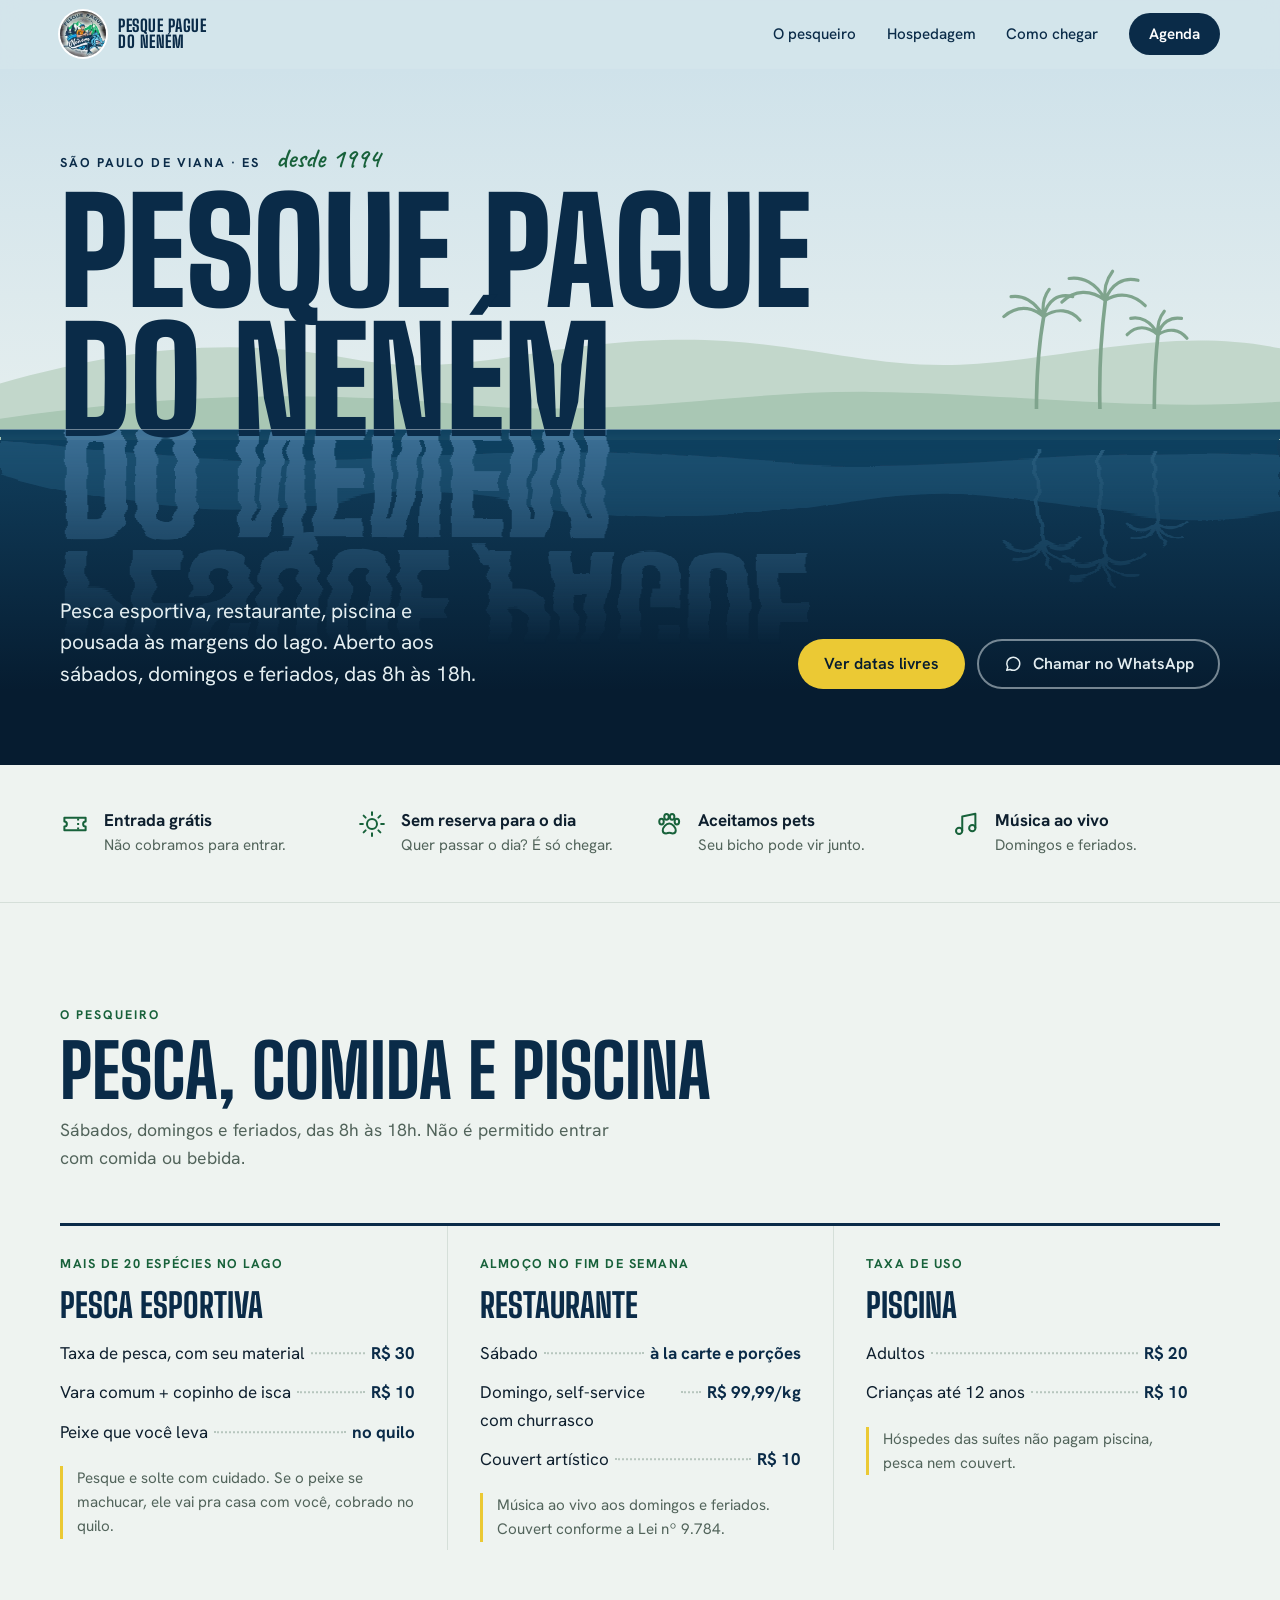
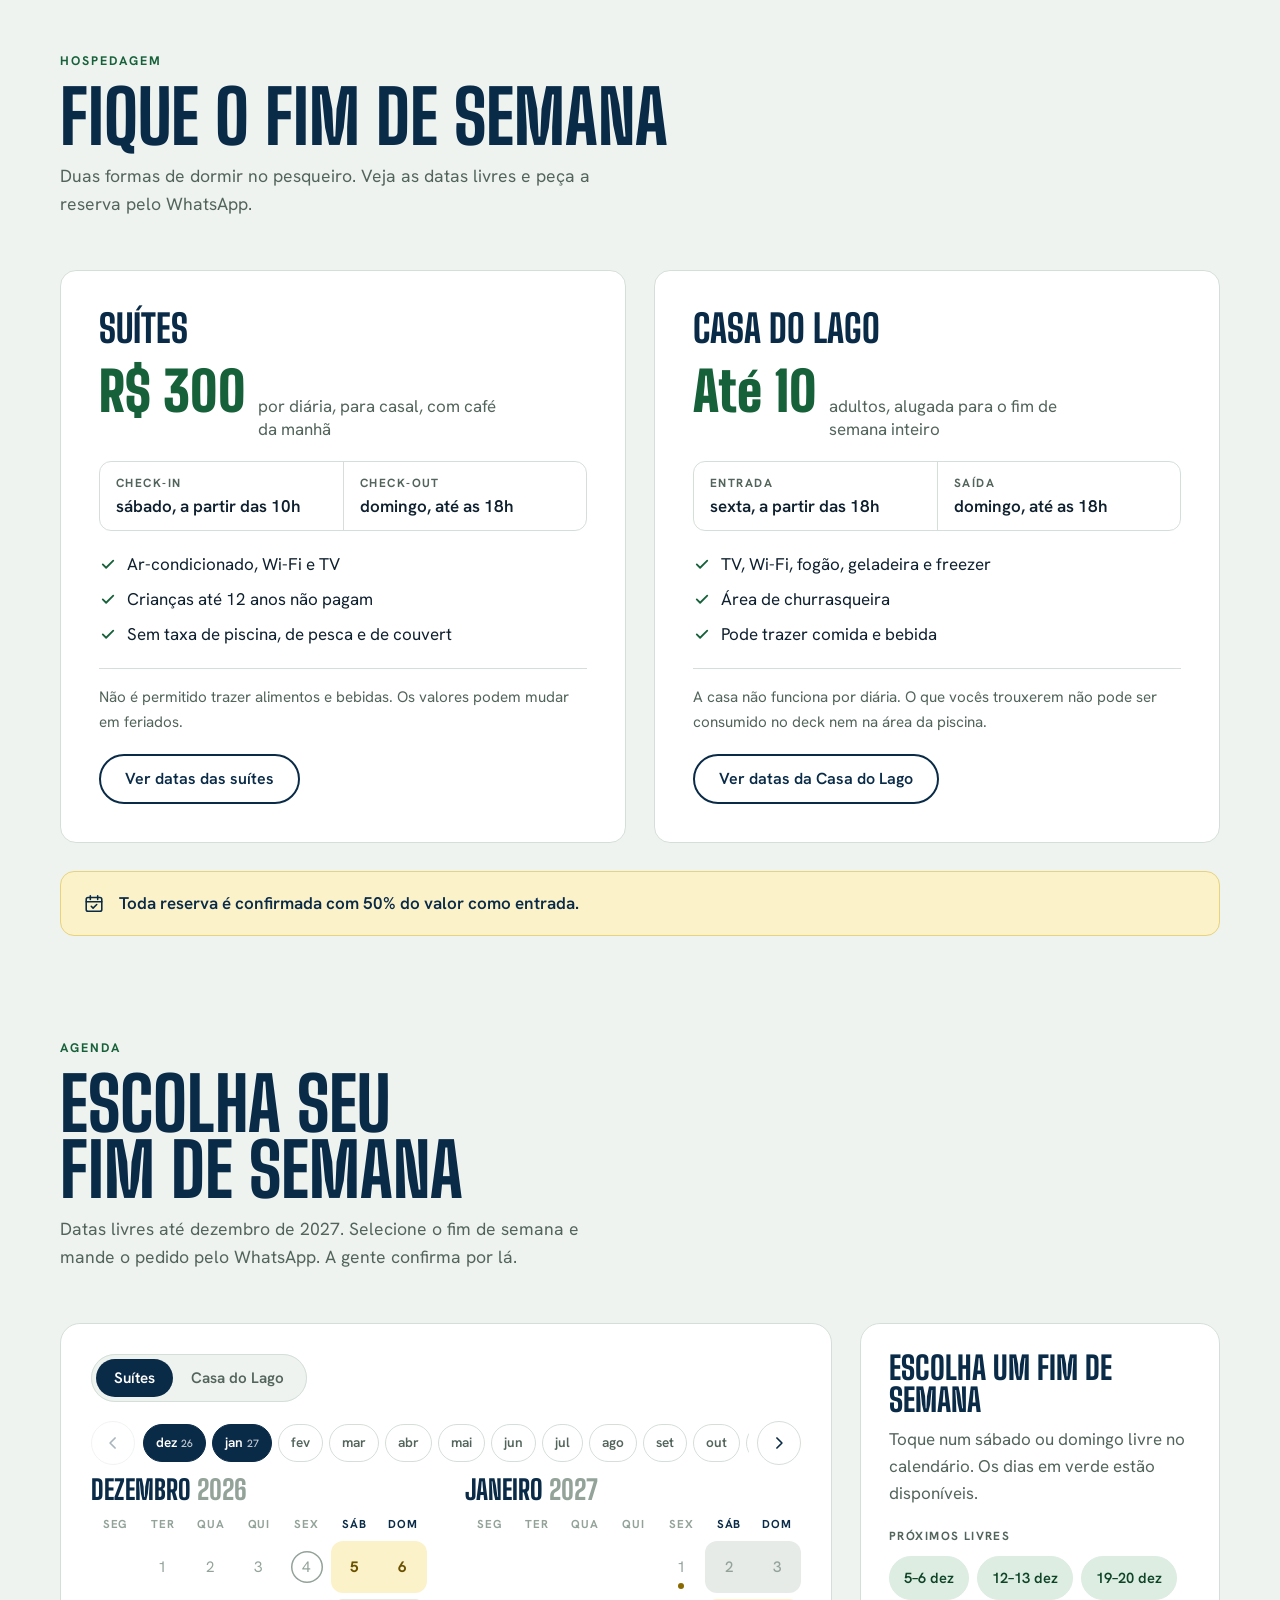
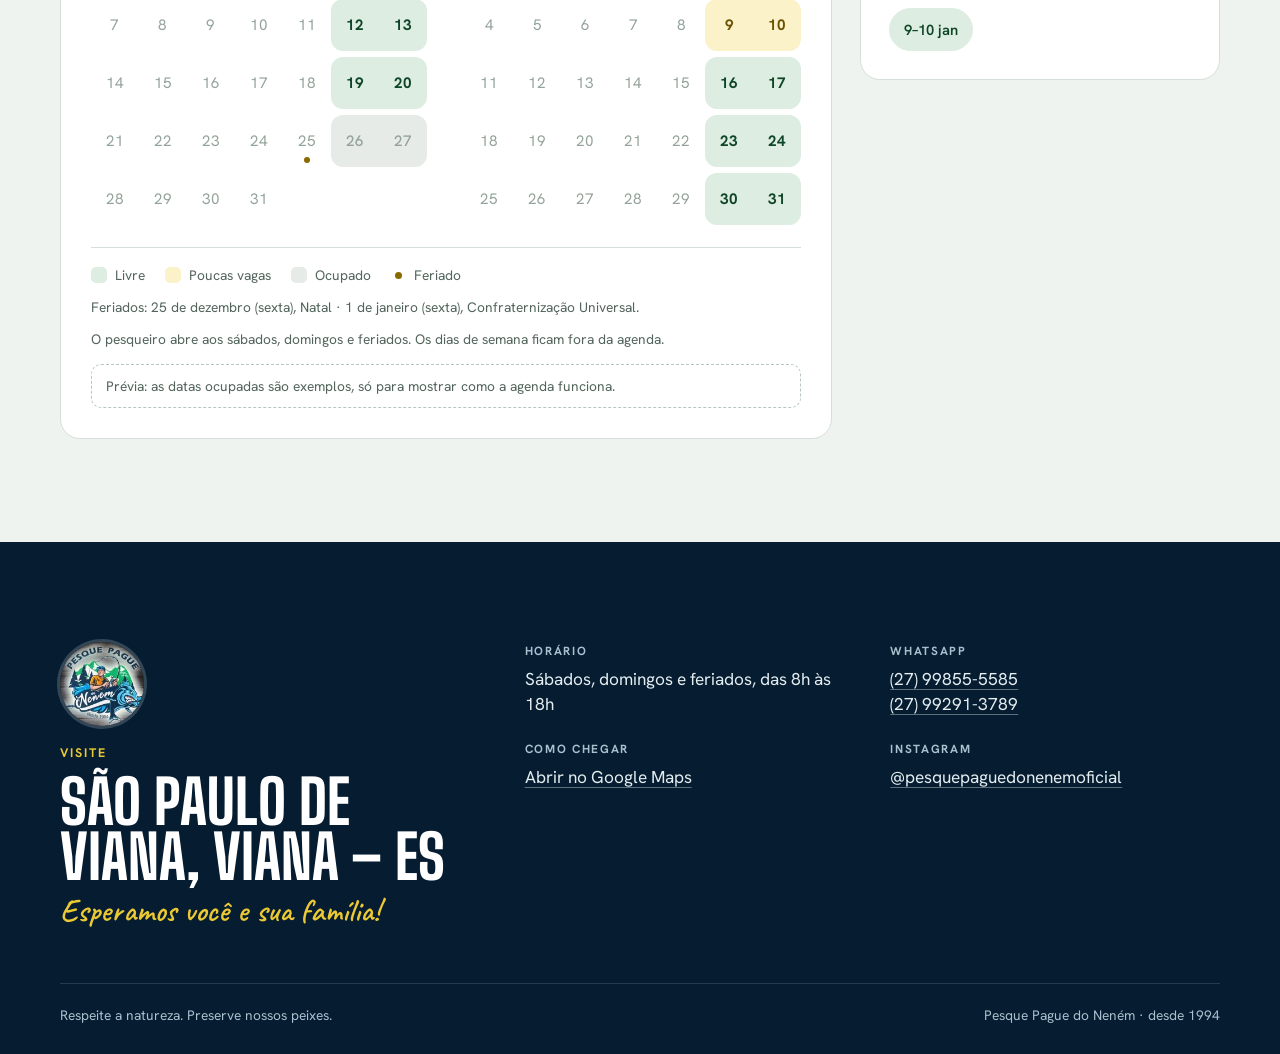
<file: index.html>
<!doctype html>
<html lang="pt-BR">
<head>
  <meta charset="utf-8">
  <meta name="viewport" content="width=device-width, initial-scale=1, viewport-fit=cover">
  <title>Pesque Pague do Neném</title>
  <meta name="claude:viewport-fit-sides" content="cover">
  <meta name="description" content="Pesca esportiva, restaurante, piscina e hospedagem em São Paulo de Viana, Viana – ES. Aberto aos sábados, domingos e feriados, das 8h às 18h. Desde 1994.">
  <meta name="theme-color" content="#CFE2EA">
  <meta property="og:title" content="Pesque Pague do Neném">
  <meta property="og:description" content="Pesca, restaurante, piscina e pousada em Viana – ES. Veja as datas livres e reserve pelo WhatsApp.">
  <meta property="og:image" content="assets/img/logo.png">
  <link rel="icon" href="assets/img/logo.png">
  <link rel="preconnect" href="https://fonts.googleapis.com">
  <link rel="preconnect" href="https://fonts.gstatic.com" crossorigin>
  <link rel="stylesheet" href="https://fonts.googleapis.com/css2?family=Big+Shoulders+Display:wght@800;900&family=Caveat:wght@600&family=Hanken+Grotesk:wght@400;500;600;700&display=swap">
  <link rel="stylesheet" href="assets/css/estilo.css">
</head>
<body>

<svg class="defs" width="0" height="0" aria-hidden="true" focusable="false">
  <filter id="ondas" x="-5%" y="0" width="110%" height="100%">
    <feTurbulence type="fractalNoise" baseFrequency="0.004 0.08" numOctaves="1" seed="4" result="ruido">
      <animate attributeName="baseFrequency" dur="16s" values="0.004 0.08;0.006 0.11;0.004 0.08" repeatCount="indefinite"></animate>
    </feTurbulence>
    <feDisplacementMap in="SourceGraphic" in2="ruido" scale="14" xChannelSelector="R" yChannelSelector="G"></feDisplacementMap>
  </filter>
</svg>

<header class="topo" id="topo">
  <div class="miolo topo__miolo">
    <a class="marca" href="#inicio" aria-label="Pesque Pague do Neném, início">
      <img src="assets/img/logo.png" alt="" width="46" height="46">
      <span>Pesque Pague<br>do Neném</span>
    </a>
    <nav class="menu" aria-label="Principal">
      <a class="menu__link" href="#pesqueiro">O pesqueiro</a>
      <a class="menu__link" href="#hospedagem">Hospedagem</a>
      <a class="menu__link" href="#visite">Como chegar</a>
      <a class="botao botao--lago botao--pequeno" href="#agenda">Agenda</a>
    </nav>
  </div>
</header>

<main id="inicio">

  <section class="hero" aria-labelledby="titulo">
    <div class="ceu" id="ceu">
      <div class="miolo ceu__miolo">
        <p class="hero__lugar">São Paulo de Viana · ES <span class="mao">desde 1994</span></p>
        <h1 class="titulo" id="titulo"><span>Pesque Pague</span> <span>do Neném</span></h1>
      </div>
      <svg class="morros" viewBox="0 0 1440 200" preserveAspectRatio="none" aria-hidden="true" focusable="false">
        <path class="morro-fundo" d="M0 120 C140 70 260 52 400 86 C520 114 610 60 760 58 C900 56 980 104 1100 92 C1220 80 1320 40 1440 70 L1440 200 L0 200 Z"></path>
        <path class="morro-frente" d="M0 170 C180 138 330 128 520 150 C700 170 820 130 980 132 C1140 134 1280 160 1440 146 L1440 200 L0 200 Z"></path>
      </svg>
      <svg class="palmeiras" viewBox="0 0 240 160" aria-hidden="true" focusable="false">
        <g fill="none" stroke="currentColor" stroke-linecap="round">
          <path stroke-width="4" d="M70 160 C70 128 72 92 78 58"></path>
          <path stroke-width="3.5" d="M78 58 C64 46 48 46 34 58 M78 58 C68 40 54 34 42 36 M78 58 C82 40 94 32 110 36 M78 58 C92 48 108 50 118 62 M78 58 C76 46 78 36 84 28"></path>
          <path stroke-width="4" d="M140 160 C139 120 141 80 146 40"></path>
          <path stroke-width="3.5" d="M146 40 C130 28 112 28 98 42 M146 40 C136 20 120 14 106 16 M146 40 C152 22 166 14 182 18 M146 40 C162 30 178 34 190 46 M146 40 C144 28 148 16 154 8"></path>
          <path stroke-width="4" d="M200 160 C200 134 201 106 204 78"></path>
          <path stroke-width="3.5" d="M204 78 C192 68 180 68 170 78 M204 78 C196 62 184 58 174 60 M204 78 C208 64 218 58 230 60 M204 78 C216 70 228 72 236 82 M204 78 C203 68 206 58 211 52"></path>
        </g>
      </svg>
    </div>

    <div class="agua">
      <div class="reflexo" id="reflexo" aria-hidden="true"></div>
      <div class="miolo agua__miolo">
        <p class="hero__texto">Pesca esportiva, restaurante, piscina e pousada às margens do lago. Aberto aos sábados, domingos e feriados, das 8h às 18h.</p>
        <div class="hero__acoes">
          <a class="botao botao--boia" href="#agenda">Ver datas livres</a>
          <a class="botao botao--claro" href="https://wa.me/5527998555585?text=Ol%C3%A1!%20Vim%20pelo%20site%20do%20Pesque%20Pague%20do%20Nen%C3%A9m." target="_blank" rel="noopener">
            <svg viewBox="0 0 24 24" width="20" height="20" aria-hidden="true" focusable="false"><path fill="none" stroke="currentColor" stroke-width="1.8" stroke-linejoin="round" d="M4.5 19.5l1.2-3.6A7.8 7.8 0 1 1 8.6 18.6z"></path></svg>
            Chamar no WhatsApp
          </a>
        </div>
      </div>
    </div>
  </section>

  <section class="fatos" aria-label="Para passar o dia">
    <div class="miolo">
      <ul class="fatos__lista">
        <li class="fato">
          <svg viewBox="0 0 24 24" aria-hidden="true" focusable="false"><g fill="none" stroke="currentColor" stroke-width="1.6" stroke-linejoin="round"><path d="M3.5 7h17v3a2 2 0 0 0 0 4v3h-17v-3a2 2 0 0 0 0-4z"></path><path d="M14.5 7.5v9" stroke-dasharray="1.6 2"></path></g></svg>
          <p><strong>Entrada grátis</strong><span>Não cobramos para entrar.</span></p>
        </li>
        <li class="fato">
          <svg viewBox="0 0 24 24" aria-hidden="true" focusable="false"><g fill="none" stroke="currentColor" stroke-width="1.6" stroke-linecap="round"><circle cx="12" cy="12" r="4"></circle><path d="M12 2.5v2.2M12 19.3v2.2M2.5 12h2.2M19.3 12h2.2M5.3 5.3l1.6 1.6M17.1 17.1l1.6 1.6M5.3 18.7l1.6-1.6M17.1 6.9l1.6-1.6"></path></g></svg>
          <p><strong>Sem reserva para o dia</strong><span>Quer passar o dia? É só chegar.</span></p>
        </li>
        <li class="fato">
          <svg viewBox="0 0 24 24" aria-hidden="true" focusable="false"><g fill="none" stroke="currentColor" stroke-width="1.6"><ellipse cx="6" cy="10" rx="1.8" ry="2.3"></ellipse><ellipse cx="10" cy="6.2" rx="1.8" ry="2.3"></ellipse><ellipse cx="14.5" cy="6.2" rx="1.8" ry="2.3"></ellipse><ellipse cx="18.3" cy="10" rx="1.8" ry="2.3"></ellipse><path stroke-linejoin="round" d="M12.2 11.5c-2.6 0-5.2 3.4-5.2 5.6 0 1.6 1.3 2.4 2.7 2.4 1 0 1.6-.5 2.5-.5s1.5.5 2.5.5c1.4 0 2.7-.8 2.7-2.4 0-2.2-2.6-5.6-5.2-5.6z"></path></g></svg>
          <p><strong>Aceitamos pets</strong><span>Seu bicho pode vir junto.</span></p>
        </li>
        <li class="fato">
          <svg viewBox="0 0 24 24" aria-hidden="true" focusable="false"><g fill="none" stroke="currentColor" stroke-width="1.6" stroke-linejoin="round"><path d="M9 17.5V6l10.5-2.2v11.5"></path><circle cx="6.5" cy="17.5" r="2.5"></circle><circle cx="17" cy="15.3" r="2.5"></circle></g></svg>
          <p><strong>Música ao vivo</strong><span>Domingos e feriados.</span></p>
        </li>
      </ul>
    </div>
  </section>

  <section class="secao" id="pesqueiro" aria-labelledby="t-pesqueiro">
    <div class="miolo">
      <div class="secao__cabeca">
        <p class="olho">O pesqueiro</p>
        <h2 class="secao__titulo" id="t-pesqueiro">Pesca, comida e piscina</h2>
        <p class="secao__lead">Sábados, domingos e feriados, das 8h às 18h. Não é permitido entrar com comida ou bebida.</p>
      </div>

      <div class="quadro">
        <article class="quadro__col">
          <p class="quadro__quando">Mais de 20 espécies no lago</p>
          <h3>Pesca esportiva</h3>
          <dl class="precos">
            <div class="preco"><dt>Taxa de pesca, com seu material</dt><dd>R$ 30</dd></div>
            <div class="preco"><dt>Vara comum + copinho de isca</dt><dd>R$ 10</dd></div>
            <div class="preco"><dt>Peixe que você leva</dt><dd>no quilo</dd></div>
          </dl>
          <p class="quadro__nota">Pesque e solte com cuidado. Se o peixe se machucar, ele vai pra casa com você, cobrado no quilo.</p>
        </article>

        <article class="quadro__col">
          <p class="quadro__quando">Almoço no fim de semana</p>
          <h3>Restaurante</h3>
          <dl class="precos">
            <div class="preco"><dt>Sábado</dt><dd>à la carte e porções</dd></div>
            <div class="preco"><dt>Domingo, self-service com churrasco</dt><dd>R$ 99,99/kg</dd></div>
            <div class="preco"><dt>Couvert artístico</dt><dd>R$ 10</dd></div>
          </dl>
          <p class="quadro__nota">Música ao vivo aos domingos e feriados. Couvert conforme a Lei nº 9.784.</p>
        </article>

        <article class="quadro__col">
          <p class="quadro__quando">Taxa de uso</p>
          <h3>Piscina</h3>
          <dl class="precos">
            <div class="preco"><dt>Adultos</dt><dd>R$ 20</dd></div>
            <div class="preco"><dt>Crianças até 12 anos</dt><dd>R$ 10</dd></div>
          </dl>
          <p class="quadro__nota">Hóspedes das suítes não pagam piscina, pesca nem couvert.</p>
        </article>
      </div>
    </div>
  </section>

  <section class="secao secao--hospedagem" id="hospedagem" aria-labelledby="t-hospedagem">
    <div class="miolo">
      <div class="secao__cabeca">
        <p class="olho">Hospedagem</p>
        <h2 class="secao__titulo" id="t-hospedagem">Fique o fim de semana</h2>
        <p class="secao__lead">Duas formas de dormir no pesqueiro. Veja as datas livres e peça a reserva pelo WhatsApp.</p>
      </div>

      <div class="casas">
        <article class="casa">
          <h3>Suítes</h3>
          <p class="casa__destaque"><span class="casa__grande">R$ 300</span><span class="casa__peq">por diária, para casal, com café da manhã</span></p>
          <dl class="horario">
            <div><dt>Check-in</dt><dd>sábado, a partir das 10h</dd></div>
            <div><dt>Check-out</dt><dd>domingo, até as 18h</dd></div>
          </dl>
          <ul class="itens">
            <li>Ar-condicionado, Wi-Fi e TV</li>
            <li>Crianças até 12 anos não pagam</li>
            <li>Sem taxa de piscina, de pesca e de couvert</li>
          </ul>
          <p class="regra">Não é permitido trazer alimentos e bebidas. Os valores podem mudar em feriados.</p>
          <button type="button" class="botao botao--contorno" data-ir-agenda="suite">Ver datas das suítes</button>
        </article>

        <article class="casa">
          <h3>Casa do Lago</h3>
          <p class="casa__destaque"><span class="casa__grande">Até 10</span><span class="casa__peq">adultos, alugada para o fim de semana inteiro</span></p>
          <dl class="horario">
            <div><dt>Entrada</dt><dd>sexta, a partir das 18h</dd></div>
            <div><dt>Saída</dt><dd>domingo, até as 18h</dd></div>
          </dl>
          <ul class="itens">
            <li>TV, Wi-Fi, fogão, geladeira e freezer</li>
            <li>Área de churrasqueira</li>
            <li>Pode trazer comida e bebida</li>
          </ul>
          <p class="regra">A casa não funciona por diária. O que vocês trouxerem não pode ser consumido no deck nem na área da piscina.</p>
          <button type="button" class="botao botao--contorno" data-ir-agenda="casa">Ver datas da Casa do Lago</button>
        </article>
      </div>

      <p class="entrada">
        <svg viewBox="0 0 24 24" width="22" height="22" aria-hidden="true" focusable="false"><g fill="none" stroke="currentColor" stroke-width="1.7" stroke-linejoin="round"><rect x="3.5" y="5" width="17" height="15" rx="2"></rect><path d="M3.5 9.5h17M8 3v4M16 3v4" stroke-linecap="round"></path><path d="M9 14.5l2 2 4-4" stroke-linecap="round"></path></g></svg>
        Toda reserva é confirmada com 50% do valor como entrada.
      </p>
    </div>
  </section>

  <section class="secao secao--agenda" id="agenda" aria-labelledby="t-agenda">
    <div class="miolo">
      <div class="secao__cabeca">
        <p class="olho">Agenda</p>
        <h2 class="secao__titulo" id="t-agenda">Escolha seu fim de semana</h2>
        <p class="secao__lead">Datas livres até dezembro de 2027. Selecione o fim de semana e mande o pedido pelo WhatsApp. A gente confirma por lá.</p>
      </div>

      <div class="agenda__grade">
        <div class="calendario">
          <fieldset class="tipo">
            <legend class="so-leitor">Tipo de hospedagem</legend>
            <input type="radio" name="tipo" id="tipo-suite" value="suite" checked>
            <label for="tipo-suite">Suítes</label>
            <input type="radio" name="tipo" id="tipo-casa" value="casa">
            <label for="tipo-casa">Casa do Lago</label>
          </fieldset>

          <div class="navmes">
            <button type="button" id="mes-ant" aria-label="Mês anterior">
              <svg viewBox="0 0 24 24" width="20" height="20" aria-hidden="true" focusable="false"><path fill="none" stroke="currentColor" stroke-width="2" stroke-linecap="round" stroke-linejoin="round" d="M14.5 6l-6 6 6 6"></path></svg>
            </button>
            <div class="meses-faixa" id="meses-faixa" role="group" aria-label="Ir para o mês"></div>
            <button type="button" id="mes-prox" aria-label="Próximo mês">
              <svg viewBox="0 0 24 24" width="20" height="20" aria-hidden="true" focusable="false"><path fill="none" stroke="currentColor" stroke-width="2" stroke-linecap="round" stroke-linejoin="round" d="M9.5 6l6 6-6 6"></path></svg>
            </button>
          </div>

          <div class="meses" id="meses"></div>

          <div class="legenda">
            <span class="leg leg--livre">Livre</span>
            <span class="leg leg--poucas" id="leg-poucas">Poucas vagas</span>
            <span class="leg leg--ocupado">Ocupado</span>
            <span class="leg leg--feriado">Feriado</span>
          </div>
          <p class="cal__nota" id="cal-feriados"></p>
          <p class="cal__nota">O pesqueiro abre aos sábados, domingos e feriados. Os dias de semana ficam fora da agenda.</p>
          <p class="cal__exemplo" id="cal-exemplo" hidden>Prévia: as datas ocupadas são exemplos, só para mostrar como a agenda funciona.</p>
        </div>

        <aside class="resumo" id="resumo" aria-labelledby="t-resumo">
          <h3 class="so-leitor" id="t-resumo">Seu pedido</h3>

          <div class="resumo__vazio" id="resumo-vazio">
            <p class="resumo__chamada">Escolha um fim de semana</p>
            <p class="resumo__dica">Toque num sábado ou domingo livre no calendário. Os dias em verde estão disponíveis.</p>
            <p class="resumo__rotulo">Próximos livres</p>
            <div class="atalhos" id="atalhos"></div>
          </div>

          <form class="resumo__cheio" id="resumo-cheio" hidden>
            <div class="resumo__topo">
              <p class="resumo__tipo" id="r-tipo"></p>
              <span class="selo" id="r-status"></span>
            </div>
            <p class="resumo__datas" id="r-datas" aria-live="polite"></p>
            <dl class="resumo__horarios">
              <div><dt>Chegada</dt><dd id="r-entrada"></dd></div>
              <div><dt>Saída</dt><dd id="r-saida"></dd></div>
            </dl>

            <div class="campos">
              <div class="campo" id="campo-suites">
                <span class="campo__rotulo" id="l-suites">Suítes</span>
                <div class="passo">
                  <button type="button" data-passo="suites" data-delta="-1" aria-label="Menos uma suíte">−</button>
                  <output id="v-suites" aria-labelledby="l-suites">1</output>
                  <button type="button" data-passo="suites" data-delta="1" aria-label="Mais uma suíte">+</button>
                </div>
              </div>
              <div class="campo">
                <span class="campo__rotulo" id="l-adultos">Adultos</span>
                <div class="passo">
                  <button type="button" data-passo="adultos" data-delta="-1" aria-label="Menos um adulto">−</button>
                  <output id="v-adultos" aria-labelledby="l-adultos">2</output>
                  <button type="button" data-passo="adultos" data-delta="1" aria-label="Mais um adulto">+</button>
                </div>
              </div>
              <div class="campo">
                <span class="campo__rotulo" id="l-criancas">Crianças <small>até 12 anos</small></span>
                <div class="passo">
                  <button type="button" data-passo="criancas" data-delta="-1" aria-label="Menos uma criança">−</button>
                  <output id="v-criancas" aria-labelledby="l-criancas">0</output>
                  <button type="button" data-passo="criancas" data-delta="1" aria-label="Mais uma criança">+</button>
                </div>
              </div>
              <div class="campo campo--texto">
                <label class="campo__rotulo" for="nome">Seu nome</label>
                <input type="text" id="nome" name="nome" autocomplete="name" placeholder="Como devemos te chamar?">
              </div>
            </div>

            <p class="resumo__aviso" id="r-aviso" hidden></p>
            <div class="resumo__valor" id="r-valor"></div>

            <a class="botao botao--mata botao--largo" id="r-zap" href="#" target="_blank" rel="noopener">
              <svg viewBox="0 0 24 24" width="20" height="20" aria-hidden="true" focusable="false"><path fill="none" stroke="currentColor" stroke-width="1.8" stroke-linejoin="round" d="M4.5 19.5l1.2-3.6A7.8 7.8 0 1 1 8.6 18.6z"></path></svg>
              Pedir reserva no WhatsApp
            </a>
            <p class="resumo__nota">A reserva fica garantida depois da confirmação e do pagamento de 50% de entrada.</p>

            <details class="resumo__msg">
              <summary>Ver a mensagem que será enviada</summary>
              <pre id="r-msg"></pre>
            </details>

            <button type="button" class="resumo__trocar" id="r-limpar">Escolher outra data</button>
          </form>
        </aside>
      </div>
    </div>
  </section>

</main>

<footer class="visite" id="visite" aria-labelledby="t-visite">
  <div class="miolo">
    <div class="visite__grade">
      <div class="visite__marca">
        <img src="assets/img/logo.png" alt="Logo do Pesque Pague do Neném" width="84" height="84">
        <p class="olho">Visite</p>
        <h2 id="t-visite">São Paulo de Viana, Viana – ES</h2>
        <p class="mao">Esperamos você e sua família!</p>
      </div>
      <dl class="visite__dados">
        <div><dt>Horário</dt><dd>Sábados, domingos e feriados, das 8h às 18h</dd></div>
        <div><dt>Como chegar</dt><dd><a href="https://www.google.com/maps/search/?api=1&amp;query=Pesque+Pague+do+Nen%C3%A9m+Viana+ES" target="_blank" rel="noopener">Abrir no Google Maps</a></dd></div>
      </dl>
      <dl class="visite__dados">
        <div><dt>WhatsApp</dt><dd><a href="https://wa.me/5527998555585" target="_blank" rel="noopener">(27) 99855-5585</a><br><a href="https://wa.me/5527992913789" target="_blank" rel="noopener">(27) 99291-3789</a></dd></div>
        <div><dt>Instagram</dt><dd><a href="https://www.instagram.com/pesquepaguedonenemoficial/" target="_blank" rel="noopener">@pesquepaguedonenemoficial</a></dd></div>
      </dl>
    </div>
    <div class="rodape">
      <p>Respeite a natureza. Preserve nossos peixes.</p>
      <p>Pesque Pague do Neném · desde 1994</p>
    </div>
  </div>
</footer>

<div class="barra-sel" id="barra-sel" hidden>
  <p class="barra-sel__txt"><strong id="b-datas"></strong><span id="b-tipo"></span></p>
  <a class="botao botao--boia botao--pequeno" href="#resumo">Revisar pedido</a>
</div>

<script src="assets/js/agenda.js"></script>
<script src="assets/js/site.js"></script>
</body>
</html>
</file>
<file: assets/css/estilo.css>
/* Layout: céu acima da linha d'água, lago abaixo; o resto da página é a margem calma — faixas largas, cartões só onde há reserva. */
:root {
  /* Cor — tiradas das artes do perfil */
  --lago: #0A2B48;          /* azul-marinho da marca */
  --lago-fundo: #061C30;
  --agua: #11405F;
  --mata: #17613A;          /* verde da marca */
  --mata-escura: #0F4527;
  --mata-clara: #DDEDE2;
  --boia: #EBC934;          /* amarelo da marca */
  --boia-escura: #8A6A00;
  --boia-clara: #FBF2C9;
  --nevoa: #EEF3F0;         /* fundo da página */
  --papel: #FFFFFF;
  --tinta: #0E1F2E;
  --musgo: #52645B;
  --apagado: #93A39A;
  --linha: #D5DFD9;
  --linha-forte: #B7C6BE;
  --ocupado: #E6EBE8;
  --ceu: #CFE2EA;
  --ceu-baixo: #E6EFEF;
  --morro-fundo: #C2D7CB;
  --morro-frente: #A9C7B4;
  --palma: #7FA48D;
  --espuma: #E4EEF1;
  --espuma-suave: #A9C0CE;
  --reflexo: #3C7096;
  --reflexo-morro: #1D5172;
  --reflexo-palma: #2A5F80;
  --sombra: rgba(6, 28, 48, .18);

  /* Tipo */
  --f-titulo: "Big Shoulders Display", "Arial Narrow", "Roboto Condensed", sans-serif;
  --f-texto: "Hanken Grotesk", system-ui, -apple-system, "Segoe UI", sans-serif;
  --f-mao: "Caveat", "Segoe Print", "Bradley Hand", cursive;

  --raio: 16px;
  --gutter: clamp(20px, 4vw, 40px);
  color-scheme: light;
}

*, *::before, *::after { box-sizing: border-box; }
[hidden] { display: none !important; }
html { scroll-behavior: smooth; -webkit-text-size-adjust: 100%; }
body {
  margin: 0;
  background: var(--nevoa);
  color: var(--tinta);
  font: 400 1.0625rem/1.6 var(--f-texto);
  -webkit-font-smoothing: antialiased;
}
body::before {
  content: "";
  position: fixed;
  inset: 0 0 auto;
  height: env(safe-area-inset-top, 0px);
  z-index: 30;
  background: var(--ceu);
}
img, svg { display: block; max-width: 100%; }
a { color: inherit; }
p { margin: 0; }
button { font: inherit; color: inherit; }
:focus-visible { outline: 3px solid var(--lago); outline-offset: 3px; border-radius: 6px; }
.agua :focus-visible, .visite :focus-visible, .barra-sel :focus-visible { outline-color: var(--boia); }
.so-leitor {
  position: absolute; width: 1px; height: 1px; padding: 0; margin: -1px;
  overflow: hidden; clip: rect(0 0 0 0); white-space: nowrap; border: 0;
}
.defs { position: absolute; width: 0; height: 0; overflow: hidden; }

.miolo {
  width: 100%;
  max-width: 1240px;
  margin-inline: auto;
  padding-left: max(var(--gutter), env(safe-area-inset-left, 0px));
  padding-right: max(var(--gutter), env(safe-area-inset-right, 0px));
}

.mao {
  font-family: var(--f-mao);
  font-weight: 600;
  letter-spacing: 0;
  text-transform: none;
  line-height: 1;
}

.olho {
  font-size: .78rem;
  font-weight: 700;
  letter-spacing: .16em;
  text-transform: uppercase;
  color: var(--mata);
}

/* Botões */
.botao {
  display: inline-flex;
  align-items: center;
  justify-content: center;
  gap: 10px;
  min-height: 50px;
  padding: 0 24px;
  border: 2px solid transparent;
  border-radius: 999px;
  font: 600 1rem/1.1 var(--f-texto);
  text-decoration: none;
  text-align: center;
  cursor: pointer;
  transition: transform .15s ease, background-color .15s ease, color .15s ease;
}
.botao:hover { transform: translateY(-1px); }
.botao:active { transform: translateY(0); }
.botao--pequeno { min-height: 42px; padding: 0 18px; font-size: .95rem; }
.botao--largo { width: 100%; }
.botao--boia { background: var(--boia); color: var(--lago-fundo); }
.botao--boia:hover { background: #F2D555; }
.botao--claro { border-color: rgba(228, 238, 241, .5); color: var(--espuma); }
.botao--claro:hover { background: rgba(228, 238, 241, .1); }
.botao--lago { background: var(--lago); color: var(--papel); }
.botao--mata { background: var(--mata); color: var(--papel); }
.botao--mata:hover { background: var(--mata-escura); }
.botao--contorno { background: transparent; border-color: var(--lago); color: var(--lago); }
.botao--contorno:hover { background: var(--lago); color: var(--papel); }

/* Topo */
.topo {
  position: sticky;
  top: env(safe-area-inset-top, 0px);
  z-index: 20;
  background: rgba(207, 226, 234, .86);
  -webkit-backdrop-filter: saturate(1.3) blur(12px);
  backdrop-filter: saturate(1.3) blur(12px);
  border-bottom: 1px solid transparent;
  transition: background-color .25s ease, border-color .25s ease;
}
.topo.rolou { background: rgba(238, 243, 240, .9); border-bottom-color: var(--linha); }
.topo__miolo { display: flex; align-items: center; gap: 20px; min-height: 68px; }
.marca { display: flex; align-items: center; gap: 12px; text-decoration: none; color: var(--lago); }
.marca img { width: 46px; height: 46px; border-radius: 50%; box-shadow: 0 0 0 2px var(--papel); }
.marca span {
  font-family: var(--f-titulo);
  font-weight: 800;
  font-size: 1.05rem;
  line-height: .95;
  letter-spacing: .03em;
  text-transform: uppercase;
}
.menu { margin-left: auto; display: flex; align-items: center; gap: clamp(16px, 2.4vw, 32px); }
.menu__link { font-weight: 500; font-size: .95rem; text-decoration: none; color: var(--lago); }
.menu__link:hover { text-decoration: underline; text-underline-offset: 5px; text-decoration-thickness: 2px; }

/* Hero: céu, linha d'água e reflexo */
.hero { position: relative; overflow: hidden; background: var(--lago-fundo); }
.ceu {
  position: relative;
  background: linear-gradient(180deg, var(--ceu) 0%, var(--ceu-baixo) 100%);
  padding-top: clamp(28px, 6vw, 76px);
}
.ceu__miolo { position: relative; z-index: 2; }
.hero__lugar {
  display: flex;
  flex-wrap: wrap;
  align-items: baseline;
  gap: 6px 16px;
  margin-bottom: clamp(10px, 2vw, 20px);
  font-size: .8rem;
  font-weight: 700;
  letter-spacing: .16em;
  text-transform: uppercase;
  color: var(--lago);
}
.hero__lugar .mao { font-size: 1.7rem; color: var(--mata); }
.titulo {
  margin: 0;
  font-family: var(--f-titulo);
  font-weight: 900;
  font-size: clamp(3.4rem, 14.5vw, 9rem);
  line-height: .82;
  letter-spacing: -.005em;
  text-transform: uppercase;
  color: var(--lago);
}
.titulo span { display: block; }
.titulo span + span { margin-top: .07em; margin-bottom: -.075em; }
.morros {
  position: absolute;
  left: 0; right: 0; bottom: 0;
  z-index: 1;
  width: 100%;
  height: clamp(56px, 11vw, 150px);
}
.morro-fundo { fill: var(--morro-fundo); }
.morro-frente { fill: var(--morro-frente); }
.palmeiras {
  position: absolute;
  z-index: 1;
  right: max(var(--gutter), 7vw);
  bottom: clamp(10px, 2.4vw, 34px);
  width: clamp(96px, 17vw, 240px);
  height: auto;
  color: var(--palma);
}

.agua {
  position: relative;
  background: linear-gradient(180deg, var(--agua) 0%, var(--lago-fundo) 78%);
  color: var(--espuma);
}
.agua::before {
  content: "";
  position: absolute;
  inset: 0 0 auto;
  height: 1px;
  z-index: 3;
  background: rgba(228, 238, 241, .45);
}
.reflexo {
  position: absolute;
  inset: 0 0 auto;
  z-index: 1;
  transform: scaleY(-1);
  pointer-events: none;
  filter: url(#ondas);
  -webkit-mask-image: linear-gradient(to top, #000 0%, rgba(0, 0, 0, .45) 28%, transparent 60%);
  mask-image: linear-gradient(to top, #000 0%, rgba(0, 0, 0, .45) 28%, transparent 60%);
}
.reflexo .ceu { background: none; }
.reflexo .hero__lugar { visibility: hidden; }
.reflexo .titulo { color: var(--reflexo); }
.reflexo .morro-fundo { fill: var(--reflexo-morro); }
.reflexo .morro-frente { fill: var(--agua); }
.reflexo .palmeiras { color: var(--reflexo-palma); }
.agua__miolo {
  position: relative;
  z-index: 2;
  display: grid;
  gap: 24px;
  padding-top: clamp(84px, 13vw, 176px);
  padding-bottom: clamp(44px, 6vw, 76px);
}
.hero__texto { max-width: 36ch; font-size: clamp(1.06rem, 1.7vw, 1.3rem); line-height: 1.5; }
.hero__acoes { display: flex; flex-wrap: wrap; gap: 12px; }
@media (min-width: 900px) {
  .agua__miolo { grid-template-columns: minmax(0, 1fr) auto; align-items: end; }
}
@media (max-width: 600px) {
  .palmeiras { display: none; }
  .hero__acoes .botao { flex: 1 1 100%; }
}

/* Para passar o dia */
.fatos { padding-block: clamp(28px, 4vw, 44px); border-bottom: 1px solid var(--linha); }
.fatos__lista {
  list-style: none;
  margin: 0;
  padding: 0;
  display: grid;
  grid-template-columns: repeat(4, minmax(0, 1fr));
  gap: 20px 28px;
}
.fato { display: flex; align-items: flex-start; gap: 14px; min-width: 0; }
.fato svg { flex: none; width: 30px; height: 30px; color: var(--mata); }
.fato strong { display: block; font-weight: 700; line-height: 1.3; }
.fato span { color: var(--musgo); font-size: .95rem; line-height: 1.4; }
@media (max-width: 900px) { .fatos__lista { grid-template-columns: repeat(2, minmax(0, 1fr)); } }
@media (max-width: 460px) { .fatos__lista { grid-template-columns: minmax(0, 1fr); } }

/* Seções */
.secao { padding-block: clamp(60px, 8vw, 108px); scroll-margin-top: 68px; }
.secao__cabeca { display: grid; gap: 12px; max-width: 680px; margin-bottom: clamp(30px, 4vw, 52px); }
.secao__titulo {
  margin: 0;
  font-family: var(--f-titulo);
  font-weight: 800;
  font-size: clamp(2.6rem, 6.4vw, 4.6rem);
  line-height: .9;
  text-transform: uppercase;
  text-wrap: balance;
  color: var(--lago);
}
.secao__lead { max-width: 56ch; font-size: 1.1rem; color: var(--musgo); }

/* Quadro de preços */
.quadro { display: grid; grid-template-columns: repeat(3, minmax(0, 1fr)); border-top: 3px solid var(--lago); }
.quadro__col { display: grid; align-content: start; gap: 14px; min-width: 0; padding: 28px 32px 8px 0; }
.quadro__col + .quadro__col { padding-left: 32px; border-left: 1px solid var(--linha); }
.quadro__quando { font-size: .8rem; font-weight: 700; letter-spacing: .12em; text-transform: uppercase; color: var(--mata); }
.quadro h3 {
  margin: 0 0 4px;
  font-family: var(--f-titulo);
  font-weight: 800;
  font-size: 2.1rem;
  line-height: 1;
  text-transform: uppercase;
  color: var(--lago);
}
.precos { display: grid; gap: 12px; margin: 0; }
.preco { display: flex; align-items: baseline; gap: 6px; }
.preco dt { order: 1; min-width: 0; }
.preco::after {
  content: "";
  order: 2;
  flex: 1 1 20px;
  min-width: 20px;
  border-bottom: 2px dotted var(--linha-forte);
  transform: translateY(-.28em);
}
.preco dd {
  order: 3;
  margin: 0;
  font-weight: 700;
  font-variant-numeric: tabular-nums;
  white-space: nowrap;
  color: var(--lago);
}
.quadro__nota { margin-top: 6px; padding-left: 14px; border-left: 3px solid var(--boia); font-size: .95rem; color: var(--musgo); }
@media (max-width: 900px) {
  .quadro { grid-template-columns: minmax(0, 1fr); }
  .quadro__col, .quadro__col + .quadro__col { padding: 26px 0; border-left: 0; }
  .quadro__col + .quadro__col { border-top: 1px solid var(--linha); }
}

/* Hospedagem */
.secao--hospedagem { padding-top: 0; }
.casas { display: grid; grid-template-columns: repeat(2, minmax(0, 1fr)); gap: clamp(16px, 2.5vw, 28px); }
.casa {
  display: grid;
  align-content: start;
  gap: 20px;
  min-width: 0;
  padding: clamp(24px, 3vw, 38px);
  background: var(--papel);
  border: 1px solid var(--linha);
  border-radius: var(--raio);
}
.casa h3 {
  margin: 0;
  font-family: var(--f-titulo);
  font-weight: 800;
  font-size: 2.4rem;
  line-height: 1;
  text-transform: uppercase;
  color: var(--lago);
}
.casa__destaque { display: flex; flex-wrap: wrap; align-items: baseline; gap: 4px 12px; }
.casa__grande {
  font-family: var(--f-titulo);
  font-weight: 900;
  font-size: 3.4rem;
  line-height: .9;
  font-variant-numeric: tabular-nums;
  color: var(--mata);
}
.casa__peq { color: var(--musgo); max-width: 24ch; line-height: 1.35; }
.horario {
  display: grid;
  grid-template-columns: repeat(2, minmax(0, 1fr));
  margin: 0;
  border: 1px solid var(--linha);
  border-radius: 12px;
}
.horario div { padding: 12px 16px; min-width: 0; }
.horario div + div { border-left: 1px solid var(--linha); }
.horario dt { font-size: .74rem; font-weight: 700; letter-spacing: .12em; text-transform: uppercase; color: var(--musgo); }
.horario dd { margin: 2px 0 0; font-weight: 600; line-height: 1.35; }
.itens { list-style: none; margin: 0; padding: 0; display: grid; gap: 8px; }
.itens li { display: flex; gap: 10px; }
.itens li::before {
  content: "";
  flex: none;
  width: 18px;
  height: 18px;
  margin-top: .22em;
  background: var(--mata);
  -webkit-mask: url("data:image/svg+xml,%3Csvg xmlns='http://www.w3.org/2000/svg' viewBox='0 0 24 24'%3E%3Cpath fill='none' stroke='black' stroke-width='2.4' stroke-linecap='round' stroke-linejoin='round' d='M5 12.5l4.5 4.5L19 7.5'/%3E%3C/svg%3E") center / contain no-repeat;
  mask: url("data:image/svg+xml,%3Csvg xmlns='http://www.w3.org/2000/svg' viewBox='0 0 24 24'%3E%3Cpath fill='none' stroke='black' stroke-width='2.4' stroke-linecap='round' stroke-linejoin='round' d='M5 12.5l4.5 4.5L19 7.5'/%3E%3C/svg%3E") center / contain no-repeat;
}
.regra { padding-top: 16px; border-top: 1px solid var(--linha); font-size: .95rem; color: var(--musgo); }
.casa .botao { justify-self: start; }
.entrada {
  display: flex;
  align-items: center;
  gap: 14px;
  margin-top: clamp(16px, 2.5vw, 28px);
  padding: 18px 22px;
  background: var(--boia-clara);
  border: 1px solid #E8D27A;
  border-radius: 14px;
  font-weight: 600;
  color: var(--lago);
}
.entrada svg { flex: none; }
@media (max-width: 820px) { .casas { grid-template-columns: minmax(0, 1fr); } }
@media (max-width: 420px) {
  .horario { grid-template-columns: minmax(0, 1fr); }
  .horario div + div { border-left: 0; border-top: 1px solid var(--linha); }
}

/* Agenda */
.secao--agenda { padding-top: 0; }
.agenda__grade {
  display: grid;
  grid-template-columns: minmax(0, 1fr) 360px;
  gap: clamp(16px, 2.5vw, 28px);
  align-items: start;
}
.calendario {
  min-width: 0;
  padding: clamp(16px, 2.6vw, 30px);
  background: var(--papel);
  border: 1px solid var(--linha);
  border-radius: 20px;
}
.tipo {
  display: inline-flex;
  margin: 0;
  padding: 4px;
  border: 1px solid var(--linha);
  border-radius: 999px;
  background: var(--nevoa);
}
.tipo input { position: absolute; opacity: 0; width: 1px; height: 1px; pointer-events: none; }
.tipo label {
  padding: 10px 18px;
  border-radius: 999px;
  font-weight: 600;
  font-size: .95rem;
  line-height: 1.2;
  color: var(--musgo);
  cursor: pointer;
  transition: background-color .15s ease, color .15s ease;
}
.tipo input:checked + label { background: var(--lago); color: var(--papel); }
.tipo input:focus-visible + label { outline: 3px solid var(--lago); outline-offset: 2px; }
.navmes { display: flex; align-items: center; gap: 8px; margin: 18px 0 6px; }
.navmes > button {
  flex: none;
  display: grid;
  place-items: center;
  width: 44px;
  height: 44px;
  padding: 0;
  border: 1px solid var(--linha);
  border-radius: 50%;
  background: var(--papel);
  color: var(--lago);
  cursor: pointer;
}
.navmes > button:hover:not(:disabled) { border-color: var(--lago); }
.navmes > button:disabled { opacity: .35; cursor: default; }

.meses-faixa {
  flex: 1 1 auto;
  min-width: 0;
  display: flex;
  gap: 6px;
  padding: 4px;
  overflow-x: auto;
  scrollbar-width: thin;
  scroll-snap-type: x proximity;
}
.meses-faixa button {
  flex: none;
  padding: 7px 12px;
  border: 1px solid var(--linha);
  border-radius: 999px;
  background: transparent;
  font-size: .85rem;
  font-weight: 600;
  color: var(--musgo);
  cursor: pointer;
  scroll-snap-align: start;
}
.meses-faixa button small { font-size: .78em; font-weight: 500; opacity: .75; margin-left: 4px; }
.meses-faixa button:hover { border-color: var(--lago); color: var(--lago); }
.meses-faixa button[aria-current="true"] { background: var(--lago); border-color: var(--lago); color: var(--papel); }

.meses { display: grid; grid-template-columns: repeat(var(--n, 1), minmax(0, 1fr)); gap: clamp(20px, 3vw, 44px); margin-top: 10px; }
.mes { min-width: 0; }
.mes__nome {
  margin: 0 0 12px;
  font-family: var(--f-titulo);
  font-weight: 800;
  font-size: 1.7rem;
  line-height: 1;
  text-transform: uppercase;
  color: var(--lago);
}
.mes__nome span { color: var(--apagado); }
.mes__semana, .mes__grade { display: grid; grid-template-columns: repeat(7, minmax(0, 1fr)); }
.mes__semana span {
  padding-bottom: 8px;
  text-align: center;
  font-size: .72rem;
  font-weight: 700;
  letter-spacing: .08em;
  text-transform: uppercase;
  color: var(--apagado);
}
.mes__semana span.fds-cab { color: var(--lago); }
.mes__grade { row-gap: 6px; }

.dia {
  position: relative;
  display: flex;
  align-items: center;
  justify-content: center;
  height: clamp(42px, 5.4vw, 52px);
  margin: 0;
  padding: 0;
  border: 0;
  background: transparent;
  font-size: .95rem;
  font-variant-numeric: tabular-nums;
  color: var(--apagado);
}
.dia__n { display: grid; place-items: center; width: 32px; height: 32px; border-radius: 50%; }
.dia--hoje .dia__n { box-shadow: inset 0 0 0 1.5px currentColor; }
.dia--fora { opacity: .55; }
.dia__fer {
  position: absolute;
  left: 50%;
  bottom: 4px;
  width: 6px;
  height: 6px;
  margin-left: -3px;
  border-radius: 50%;
  background: var(--boia-escura);
}

.fds { font-weight: 700; background: var(--fundo-fds, transparent); color: var(--cor-fds, var(--tinta)); }
.fds--ini { border-radius: 12px 0 0 12px; }
.fds--fim { border-radius: 0 12px 12px 0; }
.fds--livre { --fundo-fds: var(--mata-clara); --cor-fds: var(--mata-escura); }
.fds--poucas { --fundo-fds: var(--boia-clara); --cor-fds: #6B5200; }
.fds--ocupado, .fds--fechado { --fundo-fds: var(--ocupado); --cor-fds: var(--apagado); font-weight: 500; cursor: not-allowed; }
.fds--passado { --cor-fds: var(--apagado); font-weight: 400; }
button.fds { cursor: pointer; transition: background-color .12s ease, color .12s ease; }
button.fds.paira { --fundo-fds: #C5E0CE; }
button.fds--poucas.paira { --fundo-fds: #F5E5A0; }
.fds.fds--sel, button.fds.fds--sel.paira { --fundo-fds: var(--lago); --cor-fds: var(--papel); }
.fds--sel .dia__fer { background: var(--boia); }
.fds--sel.dia--fora { opacity: 1; }
button.fds:focus-visible { outline-offset: -3px; border-radius: 12px; }

.legenda {
  display: flex;
  flex-wrap: wrap;
  gap: 8px 20px;
  margin-top: 22px;
  padding-top: 16px;
  border-top: 1px solid var(--linha);
  font-size: .86rem;
  color: var(--musgo);
}
.leg { display: inline-flex; align-items: center; gap: 8px; }
.leg::before { content: ""; width: 16px; height: 16px; border-radius: 5px; background: var(--leg); }
.leg--livre { --leg: var(--mata-clara); }
.leg--poucas { --leg: var(--boia-clara); }
.leg--ocupado { --leg: var(--ocupado); }
.leg--feriado::before { width: 7px; height: 7px; margin-inline: 4px; border-radius: 50%; background: var(--boia-escura); }
.cal__nota { margin-top: 10px; font-size: .86rem; color: var(--musgo); }
.cal__nota:empty { display: none; }
.cal__exemplo {
  margin-top: 14px;
  padding: 10px 14px;
  border: 1px dashed var(--linha-forte);
  border-radius: 10px;
  font-size: .86rem;
  color: var(--musgo);
}

/* Resumo do pedido */
.resumo {
  position: sticky;
  top: calc(env(safe-area-inset-top, 0px) + 88px);
  min-width: 0;
  padding: clamp(20px, 2.6vw, 28px);
  background: var(--papel);
  border: 1px solid var(--linha);
  border-radius: 20px;
  scroll-margin-top: 84px;
}
.resumo__vazio { display: grid; gap: 10px; }
.resumo__chamada {
  font-family: var(--f-titulo);
  font-weight: 800;
  font-size: 2rem;
  line-height: 1;
  text-transform: uppercase;
  color: var(--lago);
}
.resumo__dica { color: var(--musgo); }
.resumo__rotulo { margin-top: 10px; font-size: .74rem; font-weight: 700; letter-spacing: .12em; text-transform: uppercase; color: var(--musgo); }
.atalhos { display: flex; flex-wrap: wrap; gap: 8px; }
.atalhos button {
  padding: 9px 14px;
  border: 1px solid var(--mata-clara);
  border-radius: 999px;
  background: var(--mata-clara);
  font-size: .92rem;
  font-weight: 600;
  color: var(--mata-escura);
  cursor: pointer;
}
.atalhos button:hover { border-color: var(--mata); }
.atalhos p { font-size: .92rem; color: var(--musgo); }

.resumo__cheio { display: grid; gap: 16px; }
.resumo__topo { display: flex; align-items: center; justify-content: space-between; gap: 12px; }
.resumo__tipo { font-size: .8rem; font-weight: 700; letter-spacing: .14em; text-transform: uppercase; color: var(--mata); }
.selo { padding: 4px 10px; border-radius: 999px; font-size: .78rem; font-weight: 700; }
.selo--livre { background: var(--mata-clara); color: var(--mata-escura); }
.selo--poucas { background: var(--boia-clara); color: #6B5200; }
.resumo__datas {
  margin-top: -6px;
  font-family: var(--f-titulo);
  font-weight: 800;
  font-size: clamp(2rem, 4vw, 2.4rem);
  line-height: .95;
  text-transform: uppercase;
  color: var(--lago);
}
.resumo__horarios { display: grid; gap: 8px; margin: 0; padding: 14px 0; border-block: 1px solid var(--linha); }
.resumo__horarios div { display: flex; justify-content: space-between; gap: 12px; }
.resumo__horarios dt { color: var(--musgo); }
.resumo__horarios dd { margin: 0; font-weight: 600; text-align: right; }
.campos { display: grid; }
.campo { display: flex; align-items: center; justify-content: space-between; gap: 12px; padding: 8px 0; border-bottom: 1px solid var(--linha); }
.campo__rotulo { font-weight: 600; }
.campo__rotulo small { display: block; font-weight: 400; font-size: .82rem; color: var(--musgo); }
.campo--texto { display: grid; grid-template-columns: minmax(0, 1fr); justify-content: stretch; gap: 8px; padding-top: 14px; border-bottom: 0; }
.campo--texto input {
  width: 100%;
  min-height: 48px;
  padding: 0 14px;
  border: 1px solid var(--linha-forte);
  border-radius: 12px;
  background: var(--papel);
  font: inherit;
  color: var(--tinta);
}
.campo--texto input::placeholder { color: var(--apagado); }
.campo--texto input:focus-visible { outline-offset: 1px; border-radius: 12px; }
.passo { display: inline-flex; align-items: center; border: 1px solid var(--linha); border-radius: 999px; }
.passo button {
  width: 44px;
  height: 44px;
  padding: 0;
  border: 0;
  border-radius: 50%;
  background: transparent;
  font-size: 1.25rem;
  line-height: 1;
  color: var(--lago);
  cursor: pointer;
}
.passo button:disabled { opacity: .3; cursor: default; }
.passo output { min-width: 2.2ch; text-align: center; font-weight: 700; font-variant-numeric: tabular-nums; }
.resumo__aviso {
  padding: 10px 14px;
  border-radius: 10px;
  background: var(--boia-clara);
  font-size: .9rem;
  color: #5C4700;
}
.resumo__valor { display: grid; gap: 6px; }
.valor-linha { display: flex; justify-content: space-between; gap: 12px; font-variant-numeric: tabular-nums; }
.valor-linha span:first-child { color: var(--musgo); }
.valor-linha strong { color: var(--lago); }
.valor-linha--forte { font-size: 1.1rem; }
.valor-nota { font-size: .88rem; color: var(--musgo); }
.resumo__nota { margin-top: -4px; font-size: .85rem; color: var(--musgo); }
.resumo__msg summary { font-size: .9rem; font-weight: 600; color: var(--lago); cursor: pointer; }
.resumo__msg pre {
  margin: 10px 0 0;
  padding: 12px 14px;
  background: var(--nevoa);
  border-radius: 10px;
  font: .85rem/1.5 var(--f-texto);
  white-space: pre-wrap;
  overflow-wrap: anywhere;
}
.resumo__trocar {
  justify-self: start;
  padding: 4px 0;
  border: 0;
  background: none;
  font-size: .9rem;
  font-weight: 600;
  color: var(--musgo);
  text-decoration: underline;
  text-underline-offset: 4px;
  cursor: pointer;
}
@media (max-width: 980px) {
  .agenda__grade { grid-template-columns: minmax(0, 1fr); }
  .resumo { position: static; }
}

/* Barra de seleção no celular */
.barra-sel {
  position: fixed;
  left: 0; right: 0; bottom: 0;
  z-index: 25;
  display: flex;
  align-items: center;
  justify-content: space-between;
  gap: 12px;
  padding: 12px max(16px, env(safe-area-inset-right, 0px)) calc(12px + env(safe-area-inset-bottom, 0px)) max(16px, env(safe-area-inset-left, 0px));
  background: var(--lago);
  color: var(--papel);
  box-shadow: 0 -8px 24px var(--sombra);
}
.barra-sel__txt { display: grid; min-width: 0; line-height: 1.25; }
.barra-sel__txt strong { font-family: var(--f-titulo); font-weight: 800; font-size: 1.3rem; text-transform: uppercase; }
.barra-sel__txt span { font-size: .85rem; color: var(--espuma-suave); }
@media (min-width: 981px) { .barra-sel { display: none !important; } }

/* Visite */
.visite { padding-block: clamp(60px, 8vw, 100px) 28px; background: var(--lago-fundo); color: var(--espuma); }
.visite__grade { display: grid; grid-template-columns: minmax(0, 1.3fr) minmax(0, 1fr) minmax(0, 1fr); gap: 36px; }
.visite__marca { display: grid; gap: 10px; justify-items: start; }
.visite__marca img { width: 84px; height: 84px; margin-bottom: 8px; border-radius: 50%; box-shadow: 0 0 0 3px rgba(228, 238, 241, .2); }
.visite .olho { color: var(--boia); }
.visite h2 {
  margin: 0;
  font-family: var(--f-titulo);
  font-weight: 800;
  font-size: clamp(2.4rem, 5.6vw, 3.8rem);
  line-height: .92;
  text-transform: uppercase;
  text-wrap: balance;
  color: var(--papel);
}
.visite .mao { font-size: 2rem; color: var(--boia); }
.visite__dados { display: grid; align-content: start; gap: 22px; margin: 0; }
.visite__dados dt { font-size: .74rem; font-weight: 700; letter-spacing: .14em; text-transform: uppercase; color: var(--espuma-suave); }
.visite__dados dd { margin: 6px 0 0; font-size: 1.08rem; line-height: 1.5; overflow-wrap: anywhere; }
.visite__dados a { text-decoration-color: rgba(228, 238, 241, .4); text-underline-offset: 4px; }
.visite__dados a:hover { text-decoration-color: var(--boia); }
.rodape {
  display: flex;
  flex-wrap: wrap;
  justify-content: space-between;
  gap: 8px 24px;
  margin-top: 56px;
  padding-top: 20px;
  border-top: 1px solid rgba(228, 238, 241, .14);
  font-size: .86rem;
  color: var(--espuma-suave);
}
@media (max-width: 900px) { .visite__grade { grid-template-columns: minmax(0, 1fr) minmax(0, 1fr); } .visite__marca { grid-column: 1 / -1; } }
@media (max-width: 560px) { .visite__grade { grid-template-columns: minmax(0, 1fr); } }

@media (max-width: 520px) {
  .tipo { display: flex; width: 100%; }
  .tipo label { flex: 1 1 0; text-align: center; }
}

@media (max-width: 760px) {
  .menu__link { display: none; }
  .marca span { font-size: .98rem; }
}

@media (prefers-reduced-motion: reduce) {
  html { scroll-behavior: auto; }
  *, *::before, *::after { transition: none !important; }
  .botao:hover { transform: none; }
}
</file>
